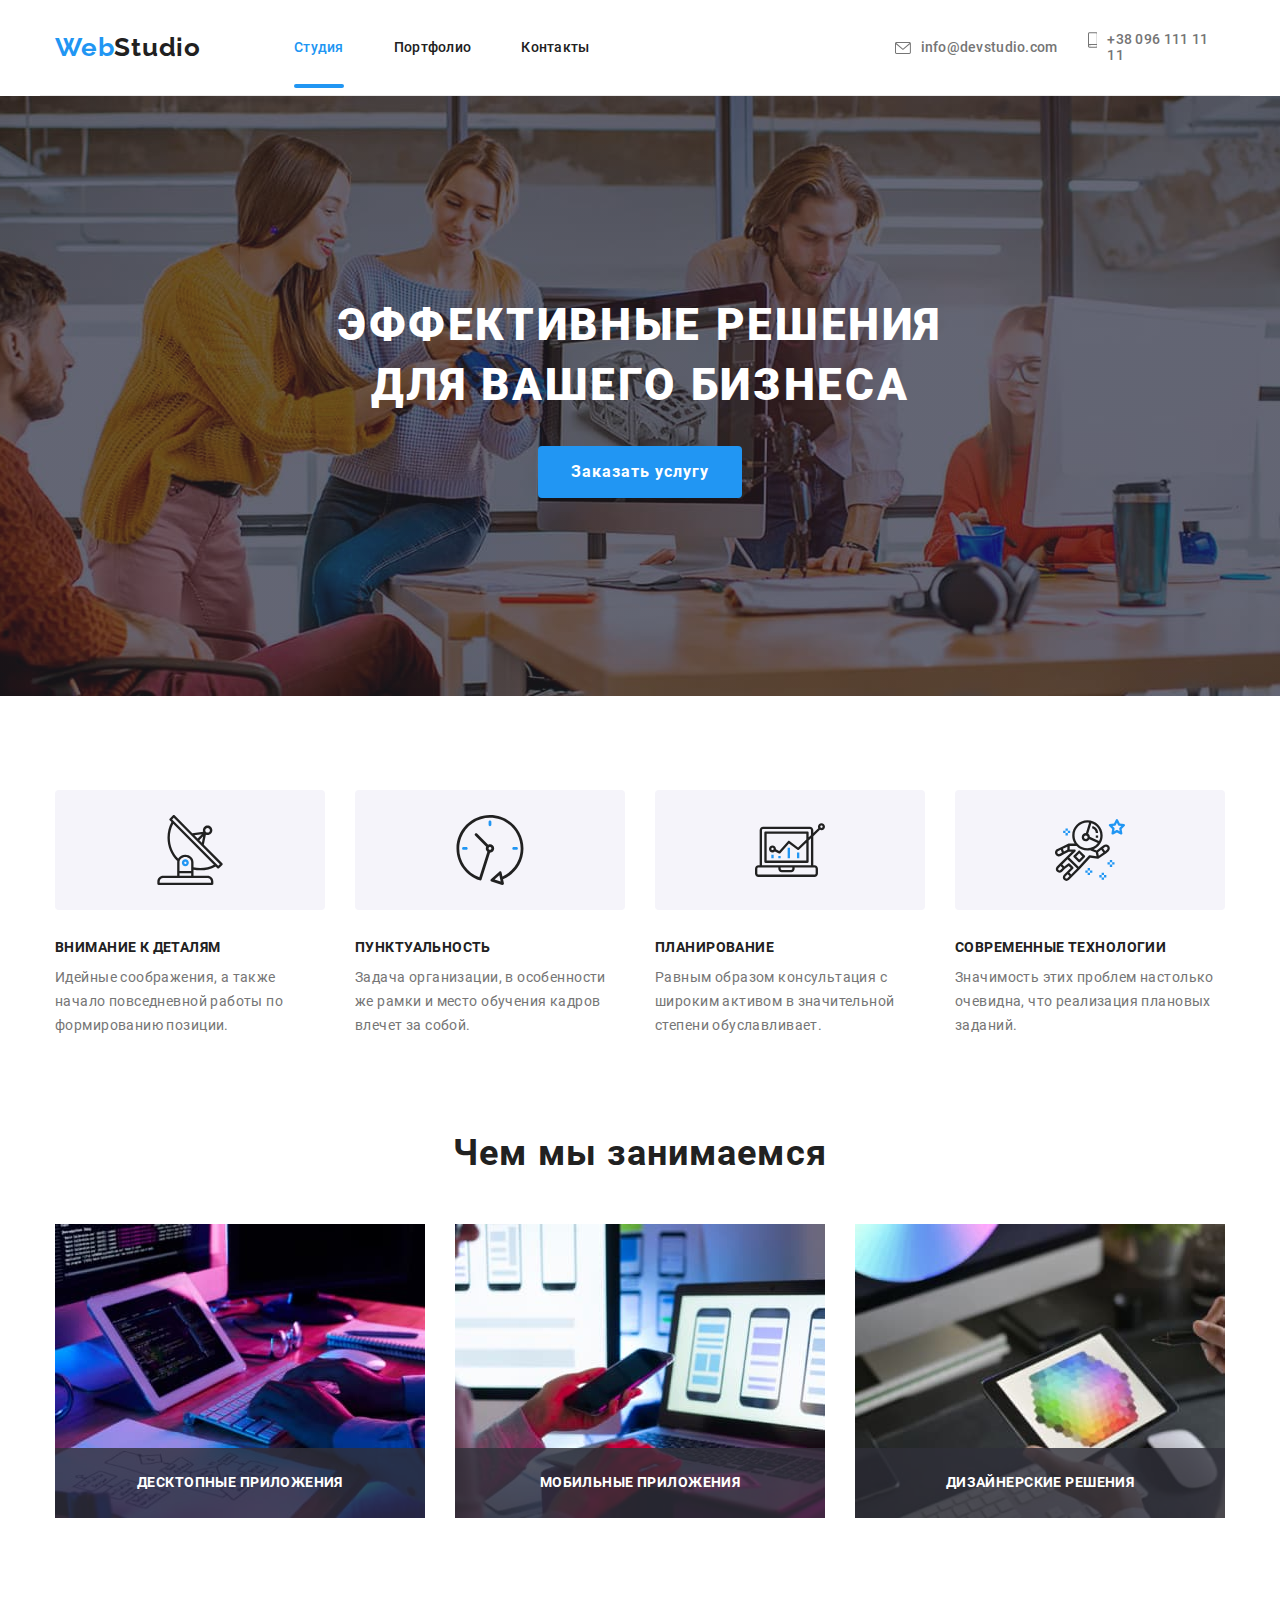
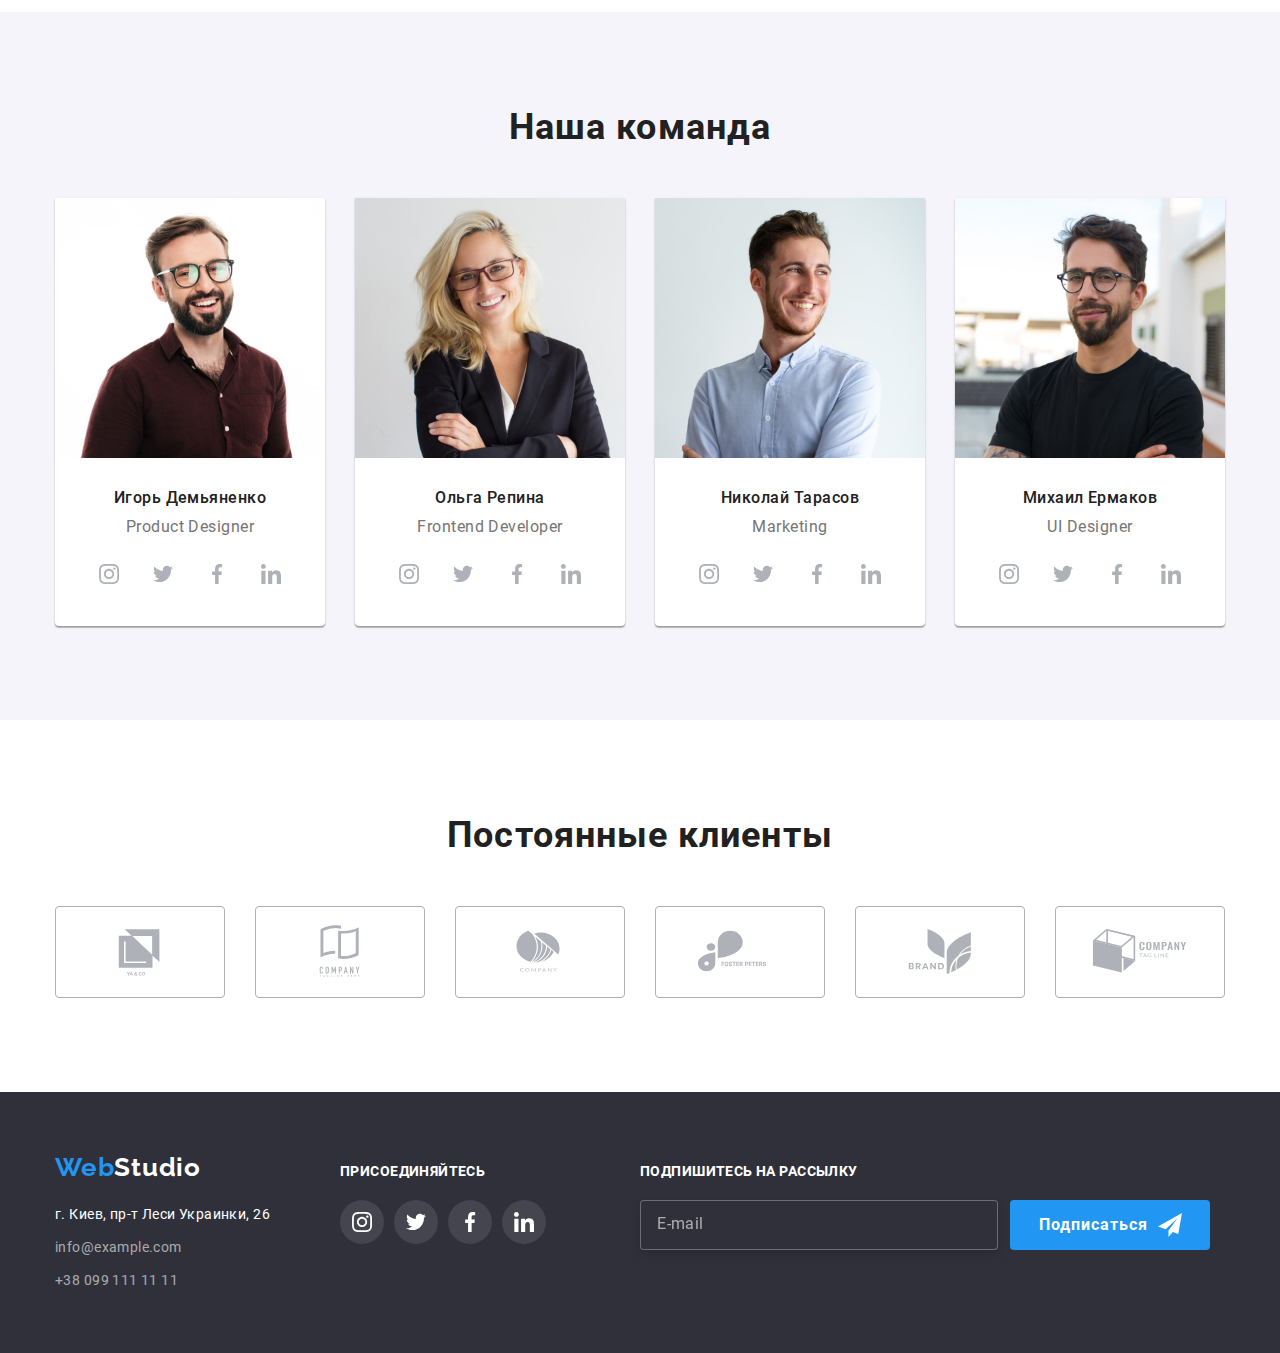
<file: index.html>
<!DOCTYPE html>
<html lang="ru">
  <head>
    <meta charset="UTF-8" />
    <meta http-equiv="X-UA-Compatible" content="IE=edge" />
    <meta name="viewport" content="width=device-width, initial-scale=1.0" />
    <title lang="en">html homework-02</title>
    <link rel="preconnect" href="https://fonts.googleapis.com" />
    <link rel="preconnect" href="https://fonts.gstatic.com" crossorigin />
    <!-- <link
      href="https://fonts.googleapis.com/css2?family=Raleway:wght@700&family=Roboto:wght@400;500;700;900&display=swap"
      rel="stylesheet"
    /> -->

    <link
      rel="stylesheet"
      href="https://cdnjs.cloudflare.com/ajax/libs/modern-normalize/1.1.0/modern-normalize.min.css"
    />

    <link rel="stylesheet" href="./css/main.min.css" />
    <!-- <link rel="stylesheet" href="./css/styles.css" /> -->
  </head>
  <body>
    <!--Header-->
    <header>
      <div class="container container--flex">
        <nav class="logo-navigation-set">
          <a class="logo logo-navigation-set__logo" href="./index.html">
            <span class="logo__color">Web</span>Studio</a
          >
          <ul class="navigation-set">
            <li class="navigation-set__item">
              <a class="navigation-set__link is-active" href="">Студия</a>
            </li>
            <li class="navigation-set__item">
              <a class="navigation-set__link" href="./portfolio.html">Портфолио</a>
            </li>
            <li class="navigation-set__item">
              <a class="navigation-set__link" href="">Контакты</a>
            </li>
          </ul>
        </nav>
        <!-- Контакты в хедере -->
        <ul class="header-contacts-set">
          <li class="header-contacts-set__item">
            <a class="header-contacts-set__mail-phone" href="mailto:info@devstudio.com">
              <svg
                class="header-contacts-set__icon header-contacts-set__icon--add-top-marg"
                width="16"
                height="12"
              >
                <use href="./images/icons.svg#header-envelope"></use>
              </svg>
              info@devstudio.com
            </a>
          </li>
          <li class="header-contacts-set__item">
            <a class="header-contacts-set__mail-phone" href="tel:+380961111111">
              <svg class="header-contacts-set__icon" width="10" height="16">
                <use href="./images/icons.svg#header-smartphone"></use>
              </svg>
              +38 096 111 11 11
            </a>
          </li>
        </ul>
      </div>
    </header>

    <!--Main-->
    <main>
      <!--Блок Герой-->
      <section class="hero">
        <div class="overlay">
          <h1 class="hero-title">
            Эффективные решения <br />
            для вашего бизнеса
          </h1>
          <button type="button" class="hero-button" data-modal-open>Заказать услугу</button>
        </div>

        <div class="backdrop is-hidden" data-modal>
          <div class="modal">
            <button type="button" class="close-modal-btn" data-modal-close>
              <svg class="close-modal-btn__icon" width="18" height="18">
                <use href="./images/icons.svg#icon-modal-close"></use>
              </svg>
            </button>
            <p class="modal-slogan">Оставьте свои данные, мы вам перезвоним</p>

            <!-- Формы модального окна -->
            <form class="modal-form">
              <div class="form-set">
                <!-- Поле "Имя" -->
                <div class="field-block-wrap">
                  <label class="field-block-wrap__label" for="name">Имя</label>
                  <div class="field-block-wrap__field">
                    <input class="field-block-wrap__input" type="text" name="name" id="name" />

                    <svg class="field-block-wrap__icon" width="18" height="18">
                      <use href="./images/icons.svg#icon-icon-person-modal"></use>
                    </svg>
                  </div>
                </div>

                <!-- Поле "Телефон" -->
                <div class="field-block-wrap">
                  <label class="field-block-wrap__label" for="tel">Телефон</label>
                  <div class="field-block-wrap__field">
                    <input class="field-block-wrap__input" type="tel" name="tel" id="tel" />

                    <svg class="field-block-wrap__icon" width="18" height="18">
                      <use href="./images/icons.svg#icon-icon-phone-modal"></use>
                    </svg>
                  </div>
                </div>

                <!-- Поле "Email" -->
                <div class="field-block-wrap">
                  <label class="field-block-wrap__label" for="email">Почта</label>
                  <div class="field-block-wrap__field">
                    <input class="field-block-wrap__input" type="email" name="email" id="email" />

                    <svg class="field-block-wrap__icon" width="18" height="18">
                      <use href="./images/icons.svg#icon-icon-mail-modal"></use>
                    </svg>
                  </div>
                </div>

                <!-- Поле "Коментарий" -->
                <div class="field-block-wrap">
                  <label class="field-block-wrap__label" for="comment">Комментарий</label>
                  <div class="field-block-wrap__textarea-field">
                    <textarea
                      class="field-block-wrap__textarea"
                      name="comment"
                      id="comment"
                      placeholder="Введите текст"
                    ></textarea>
                  </div>
                </div>
                <div>
                  <!-- Соглашение c договором-->
                  <div class="agreement-wrap">
                    <div class="custom-checkbox">
                      <label class="custom-checkbox__label" for="agreement">
                        <input
                          class="custom-checkbox__input visually-hidden"
                          type="checkbox"
                          name="agreement"
                          id="agreement"
                        />
                        <svg class="custom-checkbox__icon" width="16" height="15">
                          <use href="./images/icons.svg#icon-icon-chkbox-modal-checked"></use>
                        </svg>
                        Соглашаюсь с рассылкой и принимаю&nbsp;
                        <a class="custom-checkbox__link" href=""
                          ><span class="custom-checkbox__link-text">Условия договора</span></a
                        >
                      </label>
                    </div>
                    <!-- КНОПКА -->
                    <button class="modal-submit-button" type="submit">Отправить</button>
                  </div>
                </div>
              </div>
            </form>
          </div>
        </div>
      </section>

      <!--Блок "Наши достоинства" -->
      <section class="section">
        <div class="container">
          <!--Условный заголовок секции-->
          <h2 hidden class="section-title">Наши достоинства</h2>
          <ul class="advant-set">
            <li class="advant-set__item">
              <div class="advant-set__icon-wrapper">
                <svg width="70" height="70">
                  <use href="./images/icons.svg#advant-antenna"></use>
                </svg>
              </div>
              <h3 class="section-subtitle">Внимание к деталям</h3>
              <p class="advant-set__paragraph">
                Идейные соображения, а также начало повседневной работы по формированию позиции.
              </p>
            </li>
            <li class="advant-set__item">
              <div class="advant-set__icon-wrapper">
                <svg width="70" height="70">
                  <use href="./images/icons.svg#advant-clock"></use>
                </svg>
              </div>
              <h3 class="section-subtitle">Пунктуальность</h3>
              <p class="advant-set__paragraph">
                Задача организации, в особенности же рамки и место обучения кадров влечет за собой.
              </p>
            </li>
            <li class="advant-set__item">
              <div class="advant-set__icon-wrapper">
                <svg width="70" height="70">
                  <use href="./images/icons.svg#advant-diagram"></use>
                </svg>
              </div>
              <h3 class="section-subtitle">Планирование</h3>
              <p class="advant-set__paragraph">
                Равным образом консультация с широким активом в значительной степени обуславливает.
              </p>
            </li>
            <li class="advant-set__item">
              <div class="advant-set__icon-wrapper">
                <svg width="70" height="70">
                  <use href="./images/icons.svg#advant-astronaut"></use>
                </svg>
              </div>
              <h3 class="section-subtitle">Современные технологии</h3>
              <p class="advant-set__paragraph">
                Значимость этих проблем настолько очевидна, что реализация плановых заданий.
              </p>
            </li>
          </ul>
        </div>
      </section>
      <!--Блок "Чем мы занимаемся"-->
      <section class="section section--no-padding-top">
        <div class="container">
          <h2 class="section-title">Чем мы занимаемся</h2>
          <ul class="business-set">
            <li class="business-set__item">
              <div class="business-set__image-wrapper">
                <img
                  class="business-set__image"
                  src="./images/img-box1.jpg"
                  alt="Фото деятельности-1"
                  width="370"
                  height="294"
                />
                <p class="business-set__text">Десктопные приложения</p>
              </div>
            </li>
            <li class="business-set__item">
              <div class="business-set__image-wrapper">
                <img
                  class="business-set__image"
                  src="./images/img-box2.jpg"
                  alt="Фото деятельности-2"
                  width="370"
                  height="294"
                />
                <p class="business-set__text">Мобильные приложения</p>
              </div>
            </li>
            <li class="business-set__item">
              <div class="business-set__image-wrapper">
                <img
                  class="business-set__image"
                  src="./images/img-box3.jpg"
                  alt="Фото деятельности-3"
                  width="370"
                  height="294"
                />
                <p class="business-set__text">Дизайнерские решения</p>
              </div>
            </li>
          </ul>
        </div>
      </section>
      <!--Блок "Наша команда"-->
      <section class="section section--background-grey">
        <div class="container">
          <h2 class="section-title">Наша команда</h2>
          <ul class="team-set">
            <!-- Демьяненко -->
            <li class="team-set__item">
              <img
                class="team-set__image"
                src="./images/img-demjanenko.jpg"
                alt="Игорь Демьяненко"
                width="270"
              />
              <div class="team-set__member-wrapper">
                <h3 class="team-set__name">Игорь Демьяненко</h3>
                <p class="team-set__text" lang="en">Product Designer</p>
              </div>

              <!-- Блок соцсети с ховером для Демьяненко-->
              <ul class="social-net team-set__social-net">
                <li class="social-net__item">
                  <a class="social-net__icon" href="http://instagram.com">
                    <svg class="social-net__icon-color" width="20" height="20">
                      <use href="./images/icons.svg#instagram"></use>
                    </svg>
                  </a>
                </li>
                <li class="social-net__item">
                  <a class="social-net__icon" href="http://twitter.com">
                    <svg class="social-net__icon-color" width="20" height="20">
                      <use href="./images/icons.svg#twitter"></use>
                    </svg>
                  </a>
                </li>
                <li class="social-net__item">
                  <a class="social-net__icon" href="http://facebook.com">
                    <svg class="social-net__icon-color" width="20" height="20">
                      <use href="./images/icons.svg#facebook"></use>
                    </svg>
                  </a>
                </li>
                <li class="social-net__item">
                  <a class="social-net__icon" href="http://linkedin.com">
                    <svg class="social-net__icon-color" width="20" height="20">
                      <use href="./images/icons.svg#linkedin"></use>
                    </svg>
                  </a>
                </li>
              </ul>
            </li>

            <!-- Репина -->
            <li class="team-set__item">
              <img
                class="team-set__image"
                src="./images/img-repina.jpg"
                alt="Ольга Репина"
                width="270"
              />
              <div class="team-set__member-wrapper">
                <h3 class="team-set__name">Ольга Репина</h3>
                <p class="team-set__text" lang="en">Frontend Developer</p>
              </div>

              <!-- Блок соцсети с ховером для Репиной-->

              <ul class="social-net team-set__social-net">
                <li class="social-net__item">
                  <a class="social-net__icon" href="http://instagram.com">
                    <svg class="social-net__icon-color" width="20" height="20">
                      <use href="./images/icons.svg#instagram"></use>
                    </svg>
                  </a>
                </li>
                <li class="social-net__item">
                  <a class="social-net__icon" href="http://twitter.com">
                    <svg class="social-net__icon-color" width="20" height="20">
                      <use href="./images/icons.svg#twitter"></use>
                    </svg>
                  </a>
                </li>
                <li class="social-net__item">
                  <a class="social-net__icon" href="http://facebook.com">
                    <svg class="social-net__icon-color" width="20" height="20">
                      <use href="./images/icons.svg#facebook"></use>
                    </svg>
                  </a>
                </li>
                <li class="social-net__item">
                  <a class="social-net__icon" href="http://linkedin.com">
                    <svg class="social-net__icon-color" width="20" height="20">
                      <use href="./images/icons.svg#linkedin"></use>
                    </svg>
                  </a>
                </li>
              </ul>
            </li>

            <!-- Тарасов -->
            <li class="team-set__item">
              <img
                class="team-set__image"
                src="./images/img-tarasov.jpg"
                alt="Николай Тарасов"
                width="270"
              />
              <div class="team-set__member-wrapper">
                <h3 class="team-set__name">Николай Тарасов</h3>
                <p class="team-set__text" lang="en">Marketing</p>
              </div>

              <!-- Блок соцсети с ховером для Тарасова-->

              <ul class="social-net team-set__social-net">
                <li class="social-net__item">
                  <a class="social-net__icon" href="http://instagram.com">
                    <svg class="social-net__icon-color" width="20" height="20">
                      <use href="./images/icons.svg#instagram"></use>
                    </svg>
                  </a>
                </li>
                <li class="social-net__item">
                  <a class="social-net__icon" href="http://twitter.com">
                    <svg class="social-net__icon-color" width="20" height="20">
                      <use href="./images/icons.svg#twitter"></use>
                    </svg>
                  </a>
                </li>
                <li class="social-net__item">
                  <a class="social-net__icon" href="http://facebook.com">
                    <svg class="social-net__icon-color" width="20" height="20">
                      <use href="./images/icons.svg#facebook"></use>
                    </svg>
                  </a>
                </li>
                <li class="social-net__item">
                  <a class="social-net__icon" href="http://linkedin.com">
                    <svg class="social-net__icon-color" width="20" height="20">
                      <use href="./images/icons.svg#linkedin"></use>
                    </svg>
                  </a>
                </li>
              </ul>
            </li>

            <!-- Ермаков -->
            <li class="team-set__item">
              <img
                class="team-set__image"
                src="./images/img-ermakov.jpg"
                alt="Михаил Ермаков"
                width="270"
              />
              <div class="team-set__member-wrapper">
                <h3 class="team-set__name">Михаил Ермаков</h3>
                <p class="team-set__text" lang="en">UI Designer</p>
              </div>

              <!-- Блок соцсети с ховером для Ермакова-->

              <ul class="social-net team-set__social-net">
                <li class="social-net__item">
                  <a class="social-net__icon" href="http://instagram.com">
                    <svg class="social-net__icon-color" width="20" height="20">
                      <use href="./images/icons.svg#instagram"></use>
                    </svg>
                  </a>
                </li>
                <li class="social-net__item">
                  <a class="social-net__icon" href="http://twitter.com">
                    <svg class="social-net__icon-color" width="20" height="20">
                      <use href="./images/icons.svg#twitter"></use>
                    </svg>
                  </a>
                </li>
                <li class="social-net__item">
                  <a class="social-net__icon" href="http://facebook.com">
                    <svg class="social-net__icon-color" width="20" height="20">
                      <use href="./images/icons.svg#facebook"></use>
                    </svg>
                  </a>
                </li>
                <li class="social-net__item">
                  <a class="social-net__icon" href="http://linkedin.com">
                    <svg class="social-net__icon-color" width="20" height="20">
                      <use href="./images/icons.svg#linkedin"></use>
                    </svg>
                  </a>
                </li>
              </ul>
            </li>
          </ul>
        </div>
      </section>
      <!-- Блок Постоянные клиенты -->
      <section class="section">
        <div class="container">
          <h2 class="section-title">Постоянные клиенты</h2>
          <ul class="clients-set">
            <li class="clients-set__item">
              <a class="clients-set__link" href="">
                <svg class="clients-set__icon" width="106" height="60">
                  <use href="./images/icons.svg#client1"></use>
                </svg>
              </a>
            </li>
            <li class="clients-set__item">
              <a class="clients-set__link" href="">
                <svg class="clients-set__icon" width="106" height="60">
                  <use href="./images/icons.svg#client2"></use>
                </svg>
              </a>
            </li>
            <li class="clients-set__item">
              <a class="clients-set__link" href="">
                <svg class="clients-set__icon" width="106" height="60">
                  <use href="./images/icons.svg#client3"></use>
                </svg>
              </a>
            </li>
            <li class="clients-set__item">
              <a class="clients-set__link" href="">
                <svg class="clients-set__icon" width="106" height="60">
                  <use href="./images/icons.svg#client4"></use>
                </svg>
              </a>
            </li>
            <li class="clients-set__item">
              <a class="clients-set__link" href="">
                <svg class="clients-set__icon" width="106" height="60">
                  <use href="./images/icons.svg#client5"></use>
                </svg>
              </a>
            </li>
            <li class="clients-set__item">
              <a class="clients-set__link" href="">
                <svg class="clients-set__icon" width="106" height="60">
                  <use href="./images/icons.svg#client6"></use>
                </svg>
              </a>
            </li>
          </ul>
        </div>
      </section>
    </main>

    <!--Footer-->
    <footer class="footer">
      <div class="container">
        <ul class="footer-set">
          <li>
            <div class="logo-address-wrapper">
              <a class="logo logo-address-wrapper__logo" href="./index.html"
                ><span class="logo__color">Web</span>Studio</a
              >
              <address>
                <ul class="footer-contacts-set">
                  <li class="footer-contacts-set__item">
                    <p class="footer-contacts-set__address">г. Киев, пр-т Леси Украинки, 26</p>
                  </li>
                  <li class="footer-contacts-set__item">
                    <a class="footer-contacts-set__link" href="mailto:info@example.com"
                      >info@example.com</a
                    >
                  </li>
                  <li class="footer-contacts-set__item">
                    <a class="footer-contacts-set__link" href="tel:+380991111111"
                      >+38 099 111 11 11</a
                    >
                  </li>
                </ul>
              </address>
            </div>
          </li>
          <li>
            <!-- Иконки соцсетей Присоединяйтесь -->
            <div class="join">
              <h3 class="section-subtitle join__section-subtitle">Присоединяйтесь</h3>
              <ul class="social-net">
                <li class="social-net__item">
                  <a
                    class="social-net__icon social-net__icon--different-colors"
                    href="http://instagram.com"
                  >
                    <svg class="social-net__icon-color" width="20" height="20">
                      <use href="./images/icons.svg#instagram"></use>
                    </svg>
                  </a>
                </li>
                <li class="social-net__item">
                  <a
                    class="social-net__icon social-net__icon--different-colors"
                    href="http://twitter.com"
                  >
                    <svg class="social-net__icon-color" width="20" height="20">
                      <use href="./images/icons.svg#twitter"></use>
                    </svg>
                  </a>
                </li>
                <li class="social-net__item">
                  <a
                    class="social-net__icon social-net__icon--different-colors"
                    href="http://facebook.com"
                  >
                    <svg class="social-net__icon-color" width="20" height="20">
                      <use href="./images/icons.svg#facebook"></use>
                    </svg>
                  </a>
                </li>
                <li class="social-net__item">
                  <a
                    class="social-net__icon social-net__icon--different-colors"
                    href="http://linkedin.com"
                  >
                    <svg class="social-net__icon-color" width="20" height="20">
                      <use href="./images/icons.svg#linkedin"></use>
                    </svg>
                  </a>
                </li>
              </ul>
            </div>
          </li>

          <li>
            <!-- Блок окна подписки на рассылку -->
            <div class="footer-submit">
              <h3 class="section-subtitle footer-submit__section-subtitle">
                Подпишитесь на рассылку
              </h3>

              <form>
                <ul class="submit-set">
                  <li class="submit-set__email-form">
                    <label for="user-email"></label>
                    <input
                      class="submit-set__email-input"
                      type="email"
                      name="email"
                      id="user-email"
                      placeholder="E-mail"
                    />
                  </li>
                  <li class="submit-set__button-container">
                    <button class="submit-set__button" type="submit">Подписаться</button>
                    <svg class="submit-set__button-icon" width="24" height="24">
                      <use href="./images/icons.svg#icon-icon-send-footer"></use>
                    </svg>
                  </li>
                </ul>
              </form>
            </div>
          </li>
        </ul>
      </div>
    </footer>
    <script src="./js/modal.js"></script>
  </body>
</html>
</file>
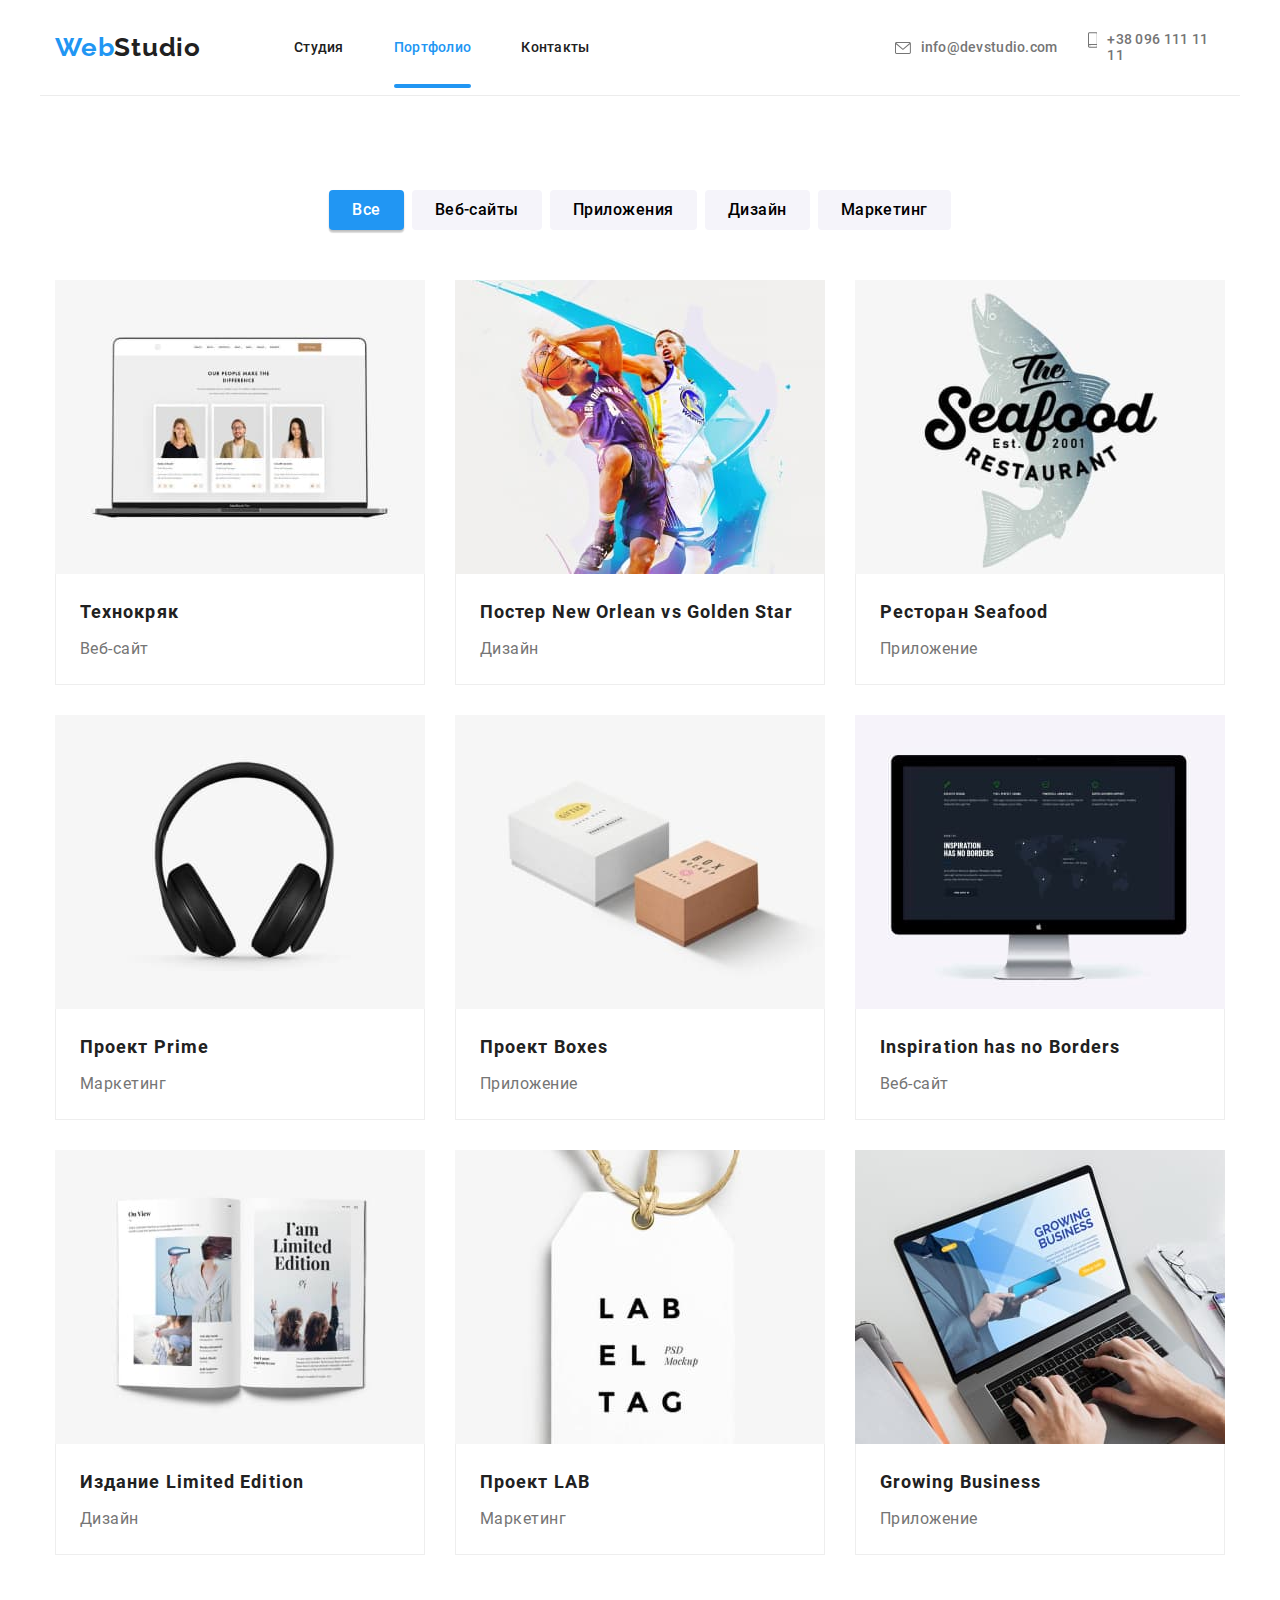
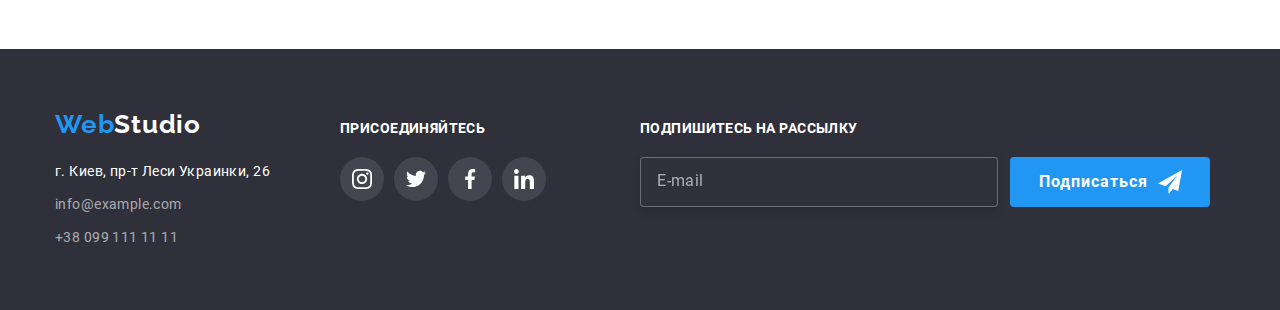
<file: portfolio.html>
<!DOCTYPE html>
<html lang="ru">
  <head>
    <meta charset="UTF-8" />
    <meta http-equiv="X-UA-Compatible" content="IE=edge" />
    <meta name="viewport" content="width=device-width, initial-scale=1.0" />
    <title lang="en">html homework-02</title>
    <link rel="preconnect" href="https://fonts.googleapis.com" />
    <link rel="preconnect" href="https://fonts.gstatic.com" crossorigin />
    <!-- <link
      href="https://fonts.googleapis.com/css2?family=Raleway:wght@700&family=Roboto:wght@400;500;700;900&display=swap"
      rel="stylesheet"
    /> -->
    <link
      rel="stylesheet"
      href="https://cdnjs.cloudflare.com/ajax/libs/modern-normalize/1.1.0/modern-normalize.min.css"
    />
    <link rel="stylesheet" href="./css/main.min.css" />
    <!-- <link rel="stylesheet" href="./css/styles.css" /> -->
  </head>
  <body>
    <!--Header-->
    <header>
      <div class="container container--flex">
        <nav class="logo-navigation-set">
          <a class="logo logo-navigation-set__logo" href="./index.html">
            <span class="logo__color">Web</span>Studio</a
          >
          <ul class="navigation-set">
            <li class="navigation-set__item">
              <a class="navigation-set__link" href="./index.html">Студия</a>
            </li>
            <li class="navigation-set__item">
              <a class="navigation-set__link is-active" href="./portfolio.html">Портфолио</a>
            </li>
            <li class="navigation-set__item">
              <a class="navigation-set__link" href="">Контакты</a>
            </li>
          </ul>
        </nav>
        <!-- Контакты в хедере -->
        <ul class="header-contacts-set">
          <li class="header-contacts-set__item">
            <a class="header-contacts-set__mail-phone" href="mailto:info@devstudio.com">
              <svg
                class="header-contacts-set__icon header-contacts-set__icon--add-top-marg"
                width="16"
                height="12"
              >
                <use href="./images/icons.svg#header-envelope"></use>
              </svg>
              info@devstudio.com
            </a>
          </li>
          <li class="header-contacts-set__item">
            <a class="header-contacts-set__mail-phone" href="tel:+380961111111">
              <svg class="header-contacts-set__icon" width="10" height="16">
                <use href="./images/icons.svg#header-smartphone"></use>
              </svg>
              +38 096 111 11 11
            </a>
          </li>
        </ul>
      </div>
    </header>

    <!--Main-->
    <main>
      <section class="section">
        <div class="container">
          <!-- Условный заголовок секции -->
          <h1 hidden>Наше портфолио</h1>
          <!-- Список кнопок -->
          <ul class="portfolio-menu">
            <li class="portfolio-menu__item">
              <button type="button" class="portfolio-menu__button portfolio-menu__button--current">
                Все
              </button>
            </li>
            <li class="portfolio-menu__item">
              <button type="button" class="portfolio-menu__button">Веб-сайты</button>
            </li>
            <li class="portfolio-menu__item">
              <button type="button" class="portfolio-menu__button">Приложения</button>
            </li>
            <li class="portfolio-menu__item">
              <button type="button" class="portfolio-menu__button">Дизайн</button>
            </li>
            <li class="portfolio-menu__item">
              <button type="button" class="portfolio-menu__button">Маркетинг</button>
            </li>
          </ul>

          <!-- Список работ в портфолио-->
          <ul class="portfolio-cards-set">
            <li class="portfolio-card">
              <a class="portfolio-card__link" href="">
                <div class="portfolio-card__image-box">
                  <img
                    class="portfolio-card__image"
                    src="./images/img-portfolio-technokrjack.jpg"
                    alt="Технокряк"
                    width="370"
                    height="294"
                  />
                  <div class="portfolio-card__overlay">
                    <p class="portfolio-card__overlay-text">
                      Ресурс предлагает комплексные предложения с разным уровнем функционала и
                      сервисов. Все это позволит посетителю получить исчерпывающие сведения о
                      компании или частном лице.
                    </p>
                  </div>
                </div>
                <div class="portfolio-card__title">
                  <h2 class="portfolio-card__name">Технокряк</h2>
                  <p class="portfolio-card__paragraph">Веб-сайт</p>
                </div>
              </a>
            </li>
            <li class="portfolio-card">
              <a class="portfolio-card__link" href="">
                <div class="portfolio-card__image-box">
                  <img
                    class="portfolio-card__image"
                    src="./images/img-portfolio-new-orlean.jpg"
                    alt="Постер New Orlean vs Golden Star"
                    width="370"
                    height="294"
                  />
                  <div class="portfolio-card__overlay">
                    <p class="portfolio-card__overlay-text">
                      Ресурс предлагает комплексные предложения с разным уровнем функционала и
                      сервисов. Все это позволит посетителю получить исчерпывающие сведения о
                      компании или частном лице.
                    </p>
                  </div>
                </div>
                <div class="portfolio-card__title">
                  <h2 class="portfolio-card__name">Постер New Orlean vs Golden Star</h2>
                  <p class="portfolio-card__paragraph">Дизайн</p>
                </div>
              </a>
            </li>
            <li class="portfolio-card">
              <a class="portfolio-card__link" href="">
                <div class="portfolio-card__image-box">
                  <img
                    class="portfolio-card__image"
                    src="./images/img-portfolio-seafood.jpg"
                    alt="Ресторан Seafood"
                    width="370"
                    height="294"
                  />
                  <div class="portfolio-card__overlay">
                    <p class="portfolio-card__overlay-text">
                      Ресурс предлагает комплексные предложения с разным уровнем функционала и
                      сервисов. Все это позволит посетителю получить исчерпывающие сведения о
                      компании или частном лице.
                    </p>
                  </div>
                </div>
                <div class="portfolio-card__title">
                  <h2 class="portfolio-card__name">Ресторан Seafood</h2>
                  <p class="portfolio-card__paragraph">Приложение</p>
                </div>
              </a>
            </li>
            <li class="portfolio-card">
              <a class="portfolio-card__link" href="">
                <div class="portfolio-card__image-box">
                  <img
                    class="portfolio-card__image"
                    src="./images/img-portfolio-prime.jpg"
                    alt="Проект Prime"
                    width="370"
                    height="294"
                  />
                  <div class="portfolio-card__overlay">
                    <p class="portfolio-card__overlay-text">
                      Ресурс предлагает комплексные предложения с разным уровнем функционала и
                      сервисов. Все это позволит посетителю получить исчерпывающие сведения о
                      компании или частном лице.
                    </p>
                  </div>
                </div>
                <div class="portfolio-card__title">
                  <h2 class="portfolio-card__name">Проект Prime</h2>
                  <p class="portfolio-card__paragraph">Маркетинг</p>
                </div>
              </a>
            </li>
            <li class="portfolio-card">
              <a class="portfolio-card__link" href="">
                <div class="portfolio-card__image-box">
                  <img
                    class="portfolio-card__image"
                    src="./images/img-portfolio-boxes.jpg"
                    alt="Проект Boxes"
                    width="370"
                    height="294"
                  />
                  <div class="portfolio-card__overlay">
                    <p class="portfolio-card__overlay-text">
                      Ресурс предлагает комплексные предложения с разным уровнем функционала и
                      сервисов. Все это позволит посетителю получить исчерпывающие сведения о
                      компании или частном лице.
                    </p>
                  </div>
                </div>
                <div class="portfolio-card__title">
                  <h2 class="portfolio-card__name">Проект Boxes</h2>
                  <p class="portfolio-card__paragraph">Приложение</p>
                </div>
              </a>
            </li>
            <li class="portfolio-card">
              <a class="portfolio-card__link" href="">
                <div class="portfolio-card__image-box">
                  <img
                    class="portfolio-card__image"
                    src="./images/img-portfolio-inspiration.jpg"
                    alt="Inspiration has no Borders"
                    width="370"
                    height="294"
                  />
                  <div class="portfolio-card__overlay">
                    <p class="portfolio-card__overlay-text">
                      Ресурс предлагает комплексные предложения с разным уровнем функционала и
                      сервисов. Все это позволит посетителю получить исчерпывающие сведения о
                      компании или частном лице.
                    </p>
                  </div>
                </div>
                <div class="portfolio-card__title">
                  <h2 class="portfolio-card__name">Inspiration has no Borders</h2>
                  <p class="portfolio-card__paragraph">Веб-сайт</p>
                </div>
              </a>
            </li>
            <li class="portfolio-card">
              <a class="portfolio-card__link" href="">
                <div class="portfolio-card__image-box">
                  <img
                    class="portfolio-card__image"
                    src="./images/img-portfolio-limited-edition.jpg"
                    alt="Издание Limited Edition"
                    width="370"
                    height="294"
                  />
                  <div class="portfolio-card__overlay">
                    <p class="portfolio-card__overlay-text">
                      Ресурс предлагает комплексные предложения с разным уровнем функционала и
                      сервисов. Все это позволит посетителю получить исчерпывающие сведения о
                      компании или частном лице.
                    </p>
                  </div>
                </div>
                <div class="portfolio-card__title">
                  <h2 class="portfolio-card__name">Издание Limited Edition</h2>
                  <p class="portfolio-card__paragraph">Дизайн</p>
                </div>
              </a>
            </li>
            <li class="portfolio-card">
              <a class="portfolio-card__link" href="">
                <div class="portfolio-card__image-box">
                  <img
                    class="portfolio-card__image"
                    src="./images/img-portfolio-lab.jpg"
                    alt="Проект LAB"
                    width="370"
                    height="294"
                  />
                  <div class="portfolio-card__overlay">
                    <p class="portfolio-card__overlay-text">
                      Ресурс предлагает комплексные предложения с разным уровнем функционала и
                      сервисов. Все это позволит посетителю получить исчерпывающие сведения о
                      компании или частном лице.
                    </p>
                  </div>
                </div>
                <div class="portfolio-card__title">
                  <h2 class="portfolio-card__name">Проект LAB</h2>
                  <p class="portfolio-card__paragraph">Маркетинг</p>
                </div>
              </a>
            </li>
            <li class="portfolio-card">
              <a class="portfolio-card__link" href="">
                <div class="portfolio-card__image-box">
                  <img
                    class="portfolio-card__image"
                    src="./images/img-portfolio-growing-bis.jpg"
                    alt="Growing Business"
                    width="370"
                    height="294"
                  />
                  <div class="portfolio-card__overlay">
                    <p class="portfolio-card__overlay-text">
                      Ресурс предлагает комплексные предложения с разным уровнем функционала и
                      сервисов. Все это позволит посетителю получить исчерпывающие сведения о
                      компании или частном лице.
                    </p>
                  </div>
                </div>
                <div class="portfolio-card__title">
                  <h2 class="portfolio-card__name">Growing Business</h2>
                  <p class="portfolio-card__paragraph">Приложение</p>
                </div>
              </a>
            </li>
          </ul>
        </div>
      </section>
    </main>

    <!--Footer-->
    <footer class="footer">
      <div class="container">
        <ul class="footer-set">
          <li>
            <div class="logo-address-wrapper">
              <a class="logo logo-address-wrapper__logo" href="./index.html"
                ><span class="logo__color">Web</span>Studio</a
              >
              <address>
                <ul class="footer-contacts-set">
                  <li class="footer-contacts-set__item">
                    <p class="footer-contacts-set__address">г. Киев, пр-т Леси Украинки, 26</p>
                  </li>
                  <li class="footer-contacts-set__item">
                    <a class="footer-contacts-set__link" href="mailto:info@example.com"
                      >info@example.com</a
                    >
                  </li>
                  <li class="footer-contacts-set__item">
                    <a class="footer-contacts-set__link" href="tel:+380991111111"
                      >+38 099 111 11 11</a
                    >
                  </li>
                </ul>
              </address>
            </div>
          </li>
          <li>
            <!-- Иконки соцсетей Присоединяйтесь -->
            <div class="join">
              <h3 class="section-subtitle join__section-subtitle">Присоединяйтесь</h3>
              <ul class="social-net">
                <li class="social-net__item">
                  <a
                    class="social-net__icon social-net__icon--different-colors"
                    href="http://instagram.com"
                  >
                    <svg class="social-net__icon-color" width="20" height="20">
                      <use href="./images/icons.svg#instagram"></use>
                    </svg>
                  </a>
                </li>
                <li class="social-net__item">
                  <a
                    class="social-net__icon social-net__icon--different-colors"
                    href="http://twitter.com"
                  >
                    <svg class="social-net__icon-color" width="20" height="20">
                      <use href="./images/icons.svg#twitter"></use>
                    </svg>
                  </a>
                </li>
                <li class="social-net__item">
                  <a
                    class="social-net__icon social-net__icon--different-colors"
                    href="http://facebook.com"
                  >
                    <svg class="social-net__icon-color" width="20" height="20">
                      <use href="./images/icons.svg#facebook"></use>
                    </svg>
                  </a>
                </li>
                <li class="social-net__item">
                  <a
                    class="social-net__icon social-net__icon--different-colors"
                    href="http://linkedin.com"
                  >
                    <svg class="social-net__icon-color" width="20" height="20">
                      <use href="./images/icons.svg#linkedin"></use>
                    </svg>
                  </a>
                </li>
              </ul>
            </div>
          </li>

          <li>
            <!-- Блок окна подписки на рассылку -->
            <div class="footer-submit">
              <h3 class="section-subtitle footer-submit__section-subtitle">
                Подпишитесь на рассылку
              </h3>

              <form>
                <ul class="submit-set">
                  <li class="submit-set__email-form">
                    <label for="user-email"></label>
                    <input
                      class="submit-set__email-input"
                      type="email"
                      name="email"
                      id="user-email"
                      placeholder="E-mail"
                    />
                  </li>
                  <li class="submit-set__button-container">
                    <button class="submit-set__button" type="submit">Подписаться</button>
                    <svg class="submit-set__button-icon" width="24" height="24">
                      <use href="./images/icons.svg#icon-icon-send-footer"></use>
                    </svg>
                  </li>
                </ul>
              </form>
            </div>
          </li>
        </ul>
      </div>
    </footer>
  </body>
</html>
</file>
<file: css/styles.css>
/* Классы служебных утилит */




/* Конец классов служебных утилит */


/*                     HEADER */

/* Логотип */


/* Site navigation */






                /* Е-мейл и адрес */



                    /* Hero */



/* Кнопка закрытия модального окна */



/* ОФОРМЛЕНИЕ МОДАЛЬНОГО ОКНА */





                  /* Блок Наши достоинства */




               /* Чем мы занимаемся */





            /* Наша команда */



     /* Блок соцсетей с ховером для Команды*/




/* Постоянные клиенты */





/* Footer */



/* Контакты в футере */







/* Футер - секция Присоединяйтесь */





/* Футер - секция подписки на рассылку */


/* Кнопка "Подписаться" в футере */










                  /* PORTFOLIO PAGE */

/* Filter buttons */





/* Секция с работами из Портфолио  */
</file>
<file: css/main.min.css>
@font-face{font-family:"Roboto";font-style:normal;font-weight:400;src:url("../fonts/roboto-v30-latin_cyrillic-regular.eot");src:local(""),url("../fonts/roboto-v30-latin_cyrillic-regular.eot?#iefix") format("embedded-opentype"),url("../fonts/roboto-v30-latin_cyrillic-regular.woff2") format("woff2"),url("../fonts/roboto-v30-latin_cyrillic-regular.woff") format("woff"),url("../fonts/roboto-v30-latin_cyrillic-regular.ttf") format("truetype"),url("../fonts/roboto-v30-latin_cyrillic-regular.svg#Roboto") format("svg")}@font-face{font-family:"Roboto";font-style:normal;font-weight:500;src:url("../fonts/roboto-v30-latin_cyrillic-500.eot");src:local(""),url("../fonts/roboto-v30-latin_cyrillic-500.eot?#iefix") format("embedded-opentype"),url("../fonts/roboto-v30-latin_cyrillic-500.woff2") format("woff2"),url("../fonts/roboto-v30-latin_cyrillic-500.woff") format("woff"),url("../fonts/roboto-v30-latin_cyrillic-500.ttf") format("truetype"),url("../fonts/roboto-v30-latin_cyrillic-500.svg#Roboto") format("svg")}@font-face{font-family:"Roboto";font-style:normal;font-weight:700;src:url("../fonts/roboto-v30-latin_cyrillic-700.eot");src:local(""),url("../fonts/roboto-v30-latin_cyrillic-700.eot?#iefix") format("embedded-opentype"),url("../fonts/roboto-v30-latin_cyrillic-700.woff2") format("woff2"),url("../fonts/roboto-v30-latin_cyrillic-700.woff") format("woff"),url("../fonts/roboto-v30-latin_cyrillic-700.ttf") format("truetype"),url("../fonts/roboto-v30-latin_cyrillic-700.svg#Roboto") format("svg")}@font-face{font-family:"Roboto";font-style:normal;font-weight:900;src:url("../fonts/roboto-v30-latin_cyrillic-900.eot");src:local(""),url("../fonts/roboto-v30-latin_cyrillic-900.eot?#iefix") format("embedded-opentype"),url("../fonts/roboto-v30-latin_cyrillic-900.woff2") format("woff2"),url("../fonts/roboto-v30-latin_cyrillic-900.woff") format("woff"),url("../fonts/roboto-v30-latin_cyrillic-900.ttf") format("truetype"),url("../fonts/roboto-v30-latin_cyrillic-900.svg#Roboto") format("svg")}@font-face{font-family:"Raleway";font-style:normal;font-weight:400;src:url("../fonts/raleway-v27-latin-regular.eot");src:local(""),url("../fonts/raleway-v27-latin-regular.eot?#iefix") format("embedded-opentype"),url("../fonts/raleway-v27-latin-regular.woff2") format("woff2"),url("../fonts/raleway-v27-latin-regular.woff") format("woff"),url("../fonts/raleway-v27-latin-regular.ttf") format("truetype"),url("../fonts/raleway-v27-latin-regular.svg#Raleway") format("svg")}@font-face{font-family:"Raleway";font-style:normal;font-weight:700;src:url("../fonts/raleway-v27-latin-700.eot");src:local(""),url("../fonts/raleway-v27-latin-700.eot?#iefix") format("embedded-opentype"),url("../fonts/raleway-v27-latin-700.woff2") format("woff2"),url("../fonts/raleway-v27-latin-700.woff") format("woff"),url("../fonts/raleway-v27-latin-700.ttf") format("truetype"),url("../fonts/raleway-v27-latin-700.svg#Raleway") format("svg")}:root{--primary-color: #212121;--secondary-color: #757575;--accent-color: #2196F3;--accent-button-color: #fff;--hero-title-color: #fff;--business-txt-col: #fff;--modal-btn-close: #000000;--portf-overlay-txt: #fff;--footer-font-color: #fff;--link-footer-color: rgba(255, 255, 255, 0.6);--primary-bgr-color: #fff;--accent-bgr-color: #2196F3;--hero-butt-active: #188CE8;--border-custom-active: #188CE8;--bgr-custom-active: #188CE8;--hero-bgr-color: #C4C4C4;--modal-bgr-color: #fff;--modal-btn-bgr: #fff;--advant-iconbgr-col: #F5F4FA;--icon-bgr-color: #fff;--icon-color: #AFB1B8;--business-txt-bgr: rgba(47, 48, 58, 0.8);--clients-icon-bgr-col: #fff;--clients-icon-color: #AFB1B8;--clients-border-col: #AFB1B8;--portf-overlay-bgr: rgba(33, 150, 243, 0.9);--footer-bgr-color: #2F303A;--footer-icon-color: #fff;--team-bgr-color: #F5F4FA;--filter-butt-bgr-col: #F5F4FA;--border-bottom-header: #ECECEC;--border-bottom-card: #EEEEEE;--primary-font: "Roboto";--secondary-font: "Raleway"}.flex{display:-webkit-box;display:-ms-flexbox;display:flex}.visually-hidden{position:absolute;width:1px;height:1px;margin:-1px;border:0;padding:0;white-space:nowrap;-webkit-clip-path:inset(100%);clip-path:inset(100%);clip:rect(0 0 0 0);overflow:hidden}html{-webkit-box-sizing:border-box;box-sizing:border-box}*,*::before,*::after{-webkit-box-sizing:inherit;box-sizing:inherit}body{margin:0;color:var(--primary-color);font-family:var(--primary-font),sans-serif;font-size:14px}.img{display:block;max-width:100%;height:auto}.list{list-style:none;padding:0;margin:0}.section{padding-top:94px;padding-bottom:94px}.section--no-padding-top{padding-top:0}.section--background-grey{background-color:var(--team-bgr-color)}.container{width:1200px;margin:0 auto;padding-left:15px;padding-right:15px}.container--flex{display:-webkit-box;display:-ms-flexbox;display:flex;border-bottom:1px solid var(--border-bottom-header)}.logo{color:inherit;text-decoration:none;font-family:var(--secondary-font),sans-serif;font-weight:700;font-size:26px;line-height:1.19;letter-spacing:.03em}.logo__color{color:var(--accent-color)}.logo-navigation-set__logo{margin-right:93px}.logo-address-wrapper{margin-right:0}.logo-address-wrapper__logo{display:block;margin-right:0;margin-bottom:20px}.section-title{margin-top:0;margin-bottom:50px;font-weight:700;font-size:36px;line-height:1.17;text-align:center;letter-spacing:.03em}.section-subtitle{margin-top:0;margin-bottom:10px;font-weight:700;font-size:14px;line-height:1.14;letter-spacing:.03em;text-transform:uppercase}.join__section-subtitle{margin-bottom:20px}.footer-submit__section-subtitle{margin-bottom:20px}.social-net{display:-webkit-box;display:-ms-flexbox;display:flex;width:206px;height:44px;padding:0;-webkit-box-pack:center;-ms-flex-pack:center;justify-content:center;list-style:none}.social-net__item:not(:last-child){margin-right:10px}.social-net__icon{display:-webkit-box;display:-ms-flexbox;display:flex;width:44px;height:44px;border-radius:50px;-webkit-box-align:center;-ms-flex-align:center;align-items:center;-webkit-box-pack:center;-ms-flex-pack:center;justify-content:center;background-color:var(--icon-bgr-color);color:var(--icon-color);-webkit-transition-property:color background-color;transition-property:color background-color;-webkit-transition-duration:250ms;transition-duration:250ms;-webkit-transition-timing-function:cubic-bezier(0.4, 0, 0.2, 1);transition-timing-function:cubic-bezier(0.4, 0, 0.2, 1)}.social-net__icon-color{fill:currentColor}.social-net__icon:hover,.social-net__icon:focus{background-color:var(--accent-color);color:var(--accent-button-color)}.team-set__social-net{margin:0 32px 30px 32px}.logo-navigation-set{display:-webkit-box;display:-ms-flexbox;display:flex;-webkit-box-align:center;-ms-flex-align:center;align-items:center}.navigation-set{display:-webkit-box;display:-ms-flexbox;display:flex;list-style:none;padding:0;margin:0}.navigation-set__item:not(:last-child){margin-right:50px}.navigation-set__link{display:-webkit-box;display:-ms-flexbox;display:flex;padding-top:32px;padding-bottom:31px;color:inherit;text-decoration:none;font-weight:500;line-height:1.14;letter-spacing:.02em;-webkit-transition-property:color;transition-property:color;-webkit-transition-duration:250ms;transition-duration:250ms;-webkit-transition-timing-function:cubic-bezier(0.4, 0, 0.2, 1);transition-timing-function:cubic-bezier(0.4, 0, 0.2, 1)}.navigation-set__link:hover,.navigation-set__link:focus{color:var(--accent-color)}.is-active{position:relative;color:var(--accent-color)}.is-active::after{position:absolute;content:"";bottom:-1px;left:0;width:100%;height:4px;border-radius:2px;background-color:var(--accent-color)}.header-contacts-set{display:-webkit-box;display:-ms-flexbox;display:flex;-webkit-box-align:center;-ms-flex-align:center;align-items:center;margin:0 0 0 305px;padding:0;list-style:none}.header-contacts-set__item{display:-webkit-box;display:-ms-flexbox;display:flex}.header-contacts-set__mail-phone{display:-webkit-box;display:-ms-flexbox;display:flex;padding-top:32px;padding-bottom:31px;color:var(--secondary-color);text-decoration:none;font-weight:500;line-height:1.14;letter-spacing:.02em;-webkit-transition-property:color;transition-property:color;-webkit-transition-duration:250ms;transition-duration:250ms;-webkit-transition-timing-function:cubic-bezier(0.4, 0, 0.2, 1);transition-timing-function:cubic-bezier(0.4, 0, 0.2, 1)}.header-contacts-set__icon{fill:currentColor;margin-right:10px}.header-contacts-set__icon--add-top-marg{margin-top:2px}.header-contacts-set__mail-phone:hover,.header-contacts-set__mail-phone:focus{color:var(--accent-color)}.header-contacts-set__item+.header-contacts-set__item{margin-left:30px}.hero{margin-left:auto;margin-right:auto;text-align:center}.overlay{max-width:1600px;height:600px;margin-left:auto;margin-right:auto;background:-webkit-gradient(linear, left top, right top, from(rgba(47, 48, 58, 0.4)), to(rgba(47, 48, 58, 0.4))),url("../images/bgr-image-optim.jpg");background:linear-gradient(to right, rgba(47, 48, 58, 0.4), rgba(47, 48, 58, 0.4)),url("../images/bgr-image-optim.jpg");background-position:center;background-size:cover;background-color:var(--hero-bgr-color)}.hero-title{margin-top:0;margin-bottom:30px;padding-top:200px;color:var(--hero-title-color);font-weight:900;font-size:44px;line-height:1.36;letter-spacing:.06em;text-transform:uppercase}.hero-button{display:inline-block;border-radius:4px;border:1px solid rgba(0,0,0,0);padding:10px 32px;min-width:200px;color:var(--accent-button-color);background-color:var(--accent-bgr-color);font-family:inherit;font-weight:700;font-size:16px;line-height:1.875;letter-spacing:.06em;-webkit-transition-property:background-color;transition-property:background-color;-webkit-transition-duration:250ms;transition-duration:250ms;-webkit-transition-timing-function:cubic-bezier(0.4, 0, 0.2, 1);transition-timing-function:cubic-bezier(0.4, 0, 0.2, 1)}.hero-button:hover,.hero-button:focus{background-color:var(--hero-butt-active);cursor:pointer}.backdrop{position:fixed;top:0;left:0;width:100%;height:100%;z-index:3;opacity:1;-webkit-transition-property:opacity;transition-property:opacity;-webkit-transition-duration:250ms;transition-duration:250ms;-webkit-transition-timing-function:cubic-bezier(0.4, 0, 0.2, 1);transition-timing-function:cubic-bezier(0.4, 0, 0.2, 1);background-color:rgba(0,0,0,.2)}.backdrop.is-hidden{opacity:0;pointer-events:none}.backdrop.is-hidden .modal{-webkit-transform:translate(-50%, -50%) scale(0.8);transform:translate(-50%, -50%) scale(0.8)}.modal{position:absolute;top:50%;left:50%;-webkit-transform:translate(-50%, -50%);transform:translate(-50%, -50%);width:528px;height:581px;-webkit-transform:translate(-50%, -50%) scale(1);transform:translate(-50%, -50%) scale(1);-webkit-transition-property:-webkit-transform;transition-property:-webkit-transform;transition-property:transform;transition-property:transform, -webkit-transform;-webkit-transition-duration:250ms;transition-duration:250ms;-webkit-transition-timing-function:cubic-bezier(0.4, 0, 0.2, 1);transition-timing-function:cubic-bezier(0.4, 0, 0.2, 1);border-radius:4px;-webkit-box-shadow:0px 1px 3px rgba(0,0,0,.12),0px 1px 1px rgba(0,0,0,.14),0px 2px 1px rgba(0,0,0,.2);box-shadow:0px 1px 3px rgba(0,0,0,.12),0px 1px 1px rgba(0,0,0,.14),0px 2px 1px rgba(0,0,0,.2);background-color:var(--modal-bgr-color)}.modal-slogan{padding:40px 40px 12px 40px;margin:0;font-weight:700;font-size:20px;line-height:1.15;text-align:center;letter-spacing:.03em;color:var(--primary-color)}.close-modal-btn{position:absolute;top:8px;right:8px;width:30px;height:30px;border:1px solid rgba(0,0,0,.1);border-radius:50%;display:-webkit-box;display:-ms-flexbox;display:flex;padding:0;-webkit-box-align:center;-ms-flex-align:center;align-items:center;-webkit-box-pack:center;-ms-flex-pack:center;justify-content:center;background-color:var(--modal-btn-bgr)}.close-modal-btn__icon{fill:var(--modal-btn-close);-webkit-transition-property:fill;transition-property:fill;-webkit-transition-duration:250ms;transition-duration:250ms;-webkit-transition-timing-function:cubic-bezier(0.4, 0, 0.2, 1);transition-timing-function:cubic-bezier(0.4, 0, 0.2, 1)}.close-modal-btn:hover .close-modal-btn__icon{fill:var(--accent-color)}.modal-form{width:528px}.form-set{position:absolute;width:448px;top:75px;left:40px}.field-block-wrap{margin-bottom:10px}.field-block-wrap__label{display:block;width:100%;margin-bottom:4px;text-align:left;font-size:12px;line-height:1.17;letter-spacing:.01em;color:var(--secondary-color)}.field-block-wrap__field{position:relative;display:-webkit-box;display:-ms-flexbox;display:flex;-webkit-box-orient:vertical;-webkit-box-direction:normal;-ms-flex-direction:column;flex-direction:column}.field-block-wrap__input{height:40px;padding:0 0 0 42px;border:1px solid rgba(33,33,33,.2);border-radius:4px;outline:rgba(0,0,0,0);-webkit-transition-property:border;transition-property:border;-webkit-transition-duration:250ms;transition-duration:250ms;-webkit-transition-timing-function:cubic-bezier(0.4, 0, 0.2, 1);transition-timing-function:cubic-bezier(0.4, 0, 0.2, 1)}.field-block-wrap__input:focus,.field-block-wrap__input:hover{border:1px solid var(--accent-color)}.field-block-wrap__icon{position:absolute;top:11px;left:12px;-webkit-transition-property:fill;transition-property:fill;-webkit-transition-duration:250ms;transition-duration:250ms;-webkit-transition-timing-function:cubic-bezier(0.4, 0, 0.2, 1);transition-timing-function:cubic-bezier(0.4, 0, 0.2, 1)}.field-block-wrap__input:focus+.field-block-wrap__icon{fill:var(--accent-color)}.field-block-wrap__input:hover+.field-block-wrap__icon{fill:var(--accent-color)}.field-block-wrap__textarea-field{height:120px}.field-block-wrap__textarea{width:100%;height:100%;padding:12px 16px;border:1px solid rgba(33,33,33,.2);border-radius:4px;resize:none;outline:none;font-size:14px;line-height:1.14;letter-spacing:.01em;color:rgba(117,117,117,.5);-webkit-transition-property:border;transition-property:border;-webkit-transition-duration:250ms;transition-duration:250ms;-webkit-transition-timing-function:cubic-bezier(0.4, 0, 0.2, 1);transition-timing-function:cubic-bezier(0.4, 0, 0.2, 1)}.field-block-wrap__textarea:focus,.field-block-wrap__textarea:hover{border:1px solid var(--accent-color)}.agreement-wrap{margin-top:20px}.custom-checkbox{display:-webkit-box;display:-ms-flexbox;display:flex;-webkit-box-align:center;-ms-flex-align:center;align-items:center;-webkit-box-pack:center;-ms-flex-pack:center;justify-content:center}.custom-checkbox__icon{margin-right:8px;border:2px solid var(--primary-color);border-radius:2px}.custom-checkbox__input:checked+.custom-checkbox__icon{border:2px solid var(--border-custom-active);background-color:var(--bgr-custom-active)}.custom-checkbox__label{display:-webkit-box;display:-ms-flexbox;display:flex;-webkit-box-align:center;-ms-flex-align:center;align-items:center;line-height:1.7;letter-spacing:.03em;color:var(--secondary-color)}.custom-checkbox__link{text-decoration:none}.custom-checkbox__link-text{position:relative;color:var(--accent-color)}.custom-checkbox__link-text::after{position:absolute;content:"";bottom:1px;left:0;width:100%;height:1px;background-color:var(--accent-color)}.modal-submit-button{margin-top:30px;padding:10px 55px 10px 56px;font-weight:700;font-size:16px;line-height:1.88;text-align:center;letter-spacing:.06em;color:var(--accent-button-color);background:var(--accent-bgr-color);-webkit-box-shadow:0px 4px 4px rgba(0,0,0,.15);box-shadow:0px 4px 4px rgba(0,0,0,.15);border:rgba(0,0,0,0);border-radius:4px;-webkit-transition-property:background-color;transition-property:background-color;-webkit-transition-duration:250ms;transition-duration:250ms;-webkit-transition-timing-function:cubic-bezier(0.4, 0, 0.2, 1);transition-timing-function:cubic-bezier(0.4, 0, 0.2, 1)}.modal-submit-button:hover,.modal-submit-button:focus{background-color:var(--hero-butt-active);cursor:pointer;outline:rgba(0,0,0,0)}.advant-set{display:-webkit-box;display:-ms-flexbox;display:flex;-webkit-column-gap:30px;-moz-column-gap:30px;column-gap:30px;list-style:none;padding:0;margin:0}.advant-set__item{-ms-flex-preferred-size:calc((100% - 90px)/4);flex-basis:calc((100% - 90px)/4)}.advant-set__icon-wrapper{display:-webkit-box;display:-ms-flexbox;display:flex;width:270px;height:120px;border-radius:4px;-webkit-box-align:center;-ms-flex-align:center;align-items:center;-webkit-box-pack:center;-ms-flex-pack:center;justify-content:center;margin-bottom:30px;background:var(--advant-iconbgr-col)}.advant-set__paragraph{margin-top:0;margin-bottom:0;color:var(--secondary-color);line-height:1.71;letter-spacing:.03em}.business-set{display:-webkit-box;display:-ms-flexbox;display:flex;list-style:none;padding:0;margin:0}.business-set__item:not(:last-child){margin-right:30px}.business-set__image-wrapper{position:relative}.business-set__image{display:block}.business-set__text{position:absolute;bottom:0;width:100%;padding:27px 0;margin:0;font-weight:700;line-height:1.14;text-align:center;letter-spacing:.03em;text-transform:uppercase;color:var(--business-txt-col);background-color:var(--business-txt-bgr)}.team-set{display:-webkit-box;display:-ms-flexbox;display:flex;list-style:none;padding:0;margin:0}.team-set__item{background:var(--primary-bgr-color);-webkit-box-shadow:0px 1px 3px rgba(0,0,0,.12),0px 1px 1px rgba(0,0,0,.14),0px 2px 1px rgba(0,0,0,.2);box-shadow:0px 1px 3px rgba(0,0,0,.12),0px 1px 1px rgba(0,0,0,.14),0px 2px 1px rgba(0,0,0,.2);border-radius:0px 0px 4px 4px}.team-set__item:not(:last-child){margin-right:30px}.team-set__image{display:block}.team-set__member-wrapper{padding:30px 0 16px 0}.team-set__name{margin-top:0;margin-bottom:10px;text-align:center;font-weight:500;font-size:16px;line-height:1.19;letter-spacing:.03em}.team-set__text{margin:0;text-align:center;font-size:16px;line-height:1.19;letter-spacing:.03em;color:var(--secondary-color)}.clients-set{display:-webkit-box;display:-ms-flexbox;display:flex;padding:0;margin:0 auto;list-style:none}.clients-set__item:not(:last-child){margin-right:30px}.clients-set__link{display:-webkit-box;display:-ms-flexbox;display:flex;width:170px;height:92px;-webkit-box-align:center;-ms-flex-align:center;align-items:center;-webkit-box-pack:center;-ms-flex-pack:center;justify-content:center;border:1px solid var(--clients-border-col);border-radius:4px;background-color:var(--clients-icon-bgr-col);color:var(--clients-icon-color);-webkit-transition-property:color border;transition-property:color border;-webkit-transition-duration:250ms;transition-duration:250ms;-webkit-transition-timing-function:cubic-bezier(0.4, 0, 0.2, 1);transition-timing-function:cubic-bezier(0.4, 0, 0.2, 1)}.clients-set__link:hover{border:1px solid var(--accent-color);color:var(--accent-color)}.clients-set__icon{fill:currentColor}.footer{padding:60px 0;color:var(--footer-font-color);background-color:var(--footer-bgr-color)}.footer-set{display:-webkit-box;display:-ms-flexbox;display:flex;padding:0;margin:0;list-style:none}.footer-contacts-set{font-style:normal;list-style:none;padding:0}.footer-contacts-set__item:not(:first-child){margin-top:9px}.footer-contacts-set__address{margin:0;line-height:1.71;letter-spacing:.03em}.footer-contacts-set__link{color:var(--link-footer-color);text-decoration:none;line-height:1.71;letter-spacing:.03em;-webkit-transition-property:color;transition-property:color;-webkit-transition-duration:250ms;transition-duration:250ms;-webkit-transition-timing-function:cubic-bezier(0.4, 0, 0.2, 1);transition-timing-function:cubic-bezier(0.4, 0, 0.2, 1)}.footer-contacts-set__link:hover,.footer-contacts-set__link:focus{color:var(--accent-color)}.join{width:206px;height:80px;margin:12px 0 0 70px}.social-net__icon--different-colors{background-color:rgba(255,255,255,.1);color:var(--footer-icon-color)}.footer-submit{width:570px;height:86px;margin:12px 0 0 94px}.submit-set{display:-webkit-box;display:-ms-flexbox;display:flex;list-style:none;padding:0;margin:0}.submit-set__email-form{width:358px;height:50px;border:1px solid rgba(255,255,255,.3);-webkit-filter:drop-shadow(0px 4px 4px rgba(0, 0, 0, 0.15));filter:drop-shadow(0px 4px 4px rgba(0, 0, 0, 0.15));border-radius:4px;background-color:var(--footer-bgr-color)}.submit-set__email-input{width:100%;padding:15px 0px 15px 16px;background-color:var(--footer-bgr-color);border:rgba(0,0,0,0);outline:rgba(0,0,0,0);border-radius:4px;color:rgba(255,255,255,.6)}.submit-set__email-input::-webkit-input-placeholder{font-size:16px;line-height:1.25;letter-spacing:.03em;color:rgba(255,255,255,.6)}.submit-set__email-input::-moz-placeholder{font-size:16px;line-height:1.25;letter-spacing:.03em;color:rgba(255,255,255,.6)}.submit-set__email-input:-ms-input-placeholder{font-size:16px;line-height:1.25;letter-spacing:.03em;color:rgba(255,255,255,.6)}.submit-set__email-input::-ms-input-placeholder{font-size:16px;line-height:1.25;letter-spacing:.03em;color:rgba(255,255,255,.6)}.submit-set__email-input::placeholder{font-size:16px;line-height:1.25;letter-spacing:.03em;color:rgba(255,255,255,.6)}.submit-set__button-container{position:relative;width:200px;height:50px;margin-left:12px}.submit-set__button{padding:10px 62px 10px 29px;font-weight:700;font-size:16px;line-height:1.875;letter-spacing:.06em;color:var(--footer-font-color);background-color:var(--accent-bgr-color);border-color:var(--accent-color);border-radius:4px;border:none}.submit-set__button-icon{position:absolute;top:13px;right:28px}.portfolio-menu{display:-webkit-box;display:-ms-flexbox;display:flex;list-style:none;padding:0;margin:0 0 50px 0;-webkit-box-pack:center;-ms-flex-pack:center;justify-content:center}.portfolio-menu__item:not(:last-child){margin-right:8px}.portfolio-menu__button{display:inline-block;border-radius:4px;border:1px solid rgba(0,0,0,0);padding:6px 22px;background-color:var(--filter-butt-bgr-col);font-family:inherit;font-weight:500;font-size:16px;line-height:1.63;text-align:center;letter-spacing:.03em;-webkit-transition-property:color background-color box-shadow cursor;transition-property:color background-color box-shadow cursor;-webkit-transition-duration:250ms;transition-duration:250ms;-webkit-transition-timing-function:cubic-bezier(0.4, 0, 0.2, 1);transition-timing-function:cubic-bezier(0.4, 0, 0.2, 1)}.portfolio-menu__button--current{color:var(--accent-button-color);background-color:var(--accent-bgr-color);-webkit-box-shadow:0px 3px 1px rgba(0,0,0,.1),0px 1px 2px rgba(0,0,0,.08),0px 2px 2px rgba(0,0,0,.12);box-shadow:0px 3px 1px rgba(0,0,0,.1),0px 1px 2px rgba(0,0,0,.08),0px 2px 2px rgba(0,0,0,.12)}.portfolio-menu__button:hover,.portfolio-menu__button:focus{color:var(--accent-button-color);background-color:var(--accent-bgr-color);-webkit-box-shadow:0px 3px 1px rgba(0,0,0,.1),0px 1px 2px rgba(0,0,0,.08),0px 2px 2px rgba(0,0,0,.12);box-shadow:0px 3px 1px rgba(0,0,0,.1),0px 1px 2px rgba(0,0,0,.08),0px 2px 2px rgba(0,0,0,.12);cursor:pointer}.portfolio-cards-set{display:-webkit-box;display:-ms-flexbox;display:flex;-ms-flex-wrap:wrap;flex-wrap:wrap;gap:30px;list-style:none;padding:0;margin:0}.portfolio-card{-ms-flex-preferred-size:calc((100% - 60px)/3);flex-basis:calc((100% - 60px)/3);-webkit-transition-property:-webkit-box-shadow cursor;transition-property:-webkit-box-shadow cursor;transition-property:box-shadow cursor;transition-property:box-shadow cursor, -webkit-box-shadow cursor;-webkit-transition-duration:250ms;transition-duration:250ms;-webkit-transition-timing-function:cubic-bezier(0.4, 0, 0.2, 1);transition-timing-function:cubic-bezier(0.4, 0, 0.2, 1)}.portfolio-card:hover{-webkit-box-shadow:0px 1px 1px rgba(0,0,0,.12),0px 4px 4px rgba(0,0,0,.06),1px 4px 6px rgba(0,0,0,.16);box-shadow:0px 1px 1px rgba(0,0,0,.12),0px 4px 4px rgba(0,0,0,.06),1px 4px 6px rgba(0,0,0,.16)}.portfolio-card__image-box{position:relative;width:370px;height:294px;overflow:hidden}.portfolio-card__image{display:block}.portfolio-card__overlay{position:absolute;top:0;left:0;width:100%;height:100%;background-color:var(--portf-overlay-bgr);-webkit-transform:translateY(100%);transform:translateY(100%);-webkit-transition-property:-webkit-transform;transition-property:-webkit-transform;transition-property:transform;transition-property:transform, -webkit-transform;-webkit-transition-duration:250ms;transition-duration:250ms;-webkit-transition-timing-function:cubic-bezier(0.4, 0, 0.2, 1);transition-timing-function:cubic-bezier(0.4, 0, 0.2, 1)}.portfolio-card__link{color:inherit;text-decoration:none}.portfolio-card__link:hover .portfolio-card__overlay{-webkit-transform:translateY(0);transform:translateY(0)}.portfolio-card__overlay-text{margin:0;padding:63px 24px;font-size:18px;line-height:1.56;letter-spacing:.03em;color:var(--portf-overlay-txt)}.portfolio-card__title{display:block;padding:20px 24px;border-right:1px solid var(--border-bottom-card);border-bottom:1px solid var(--border-bottom-card);border-left:1px solid var(--border-bottom-card)}.portfolio-card__name{margin-top:0;margin-right:0;margin-bottom:4px;margin-left:0;font-weight:700;font-size:18px;line-height:2;letter-spacing:.06em}.portfolio-card__paragraph{margin:0;color:var(--secondary-color);font-size:16px;line-height:1.88;letter-spacing:.03em}/*# sourceMappingURL=main.min.css.map */
</file>
